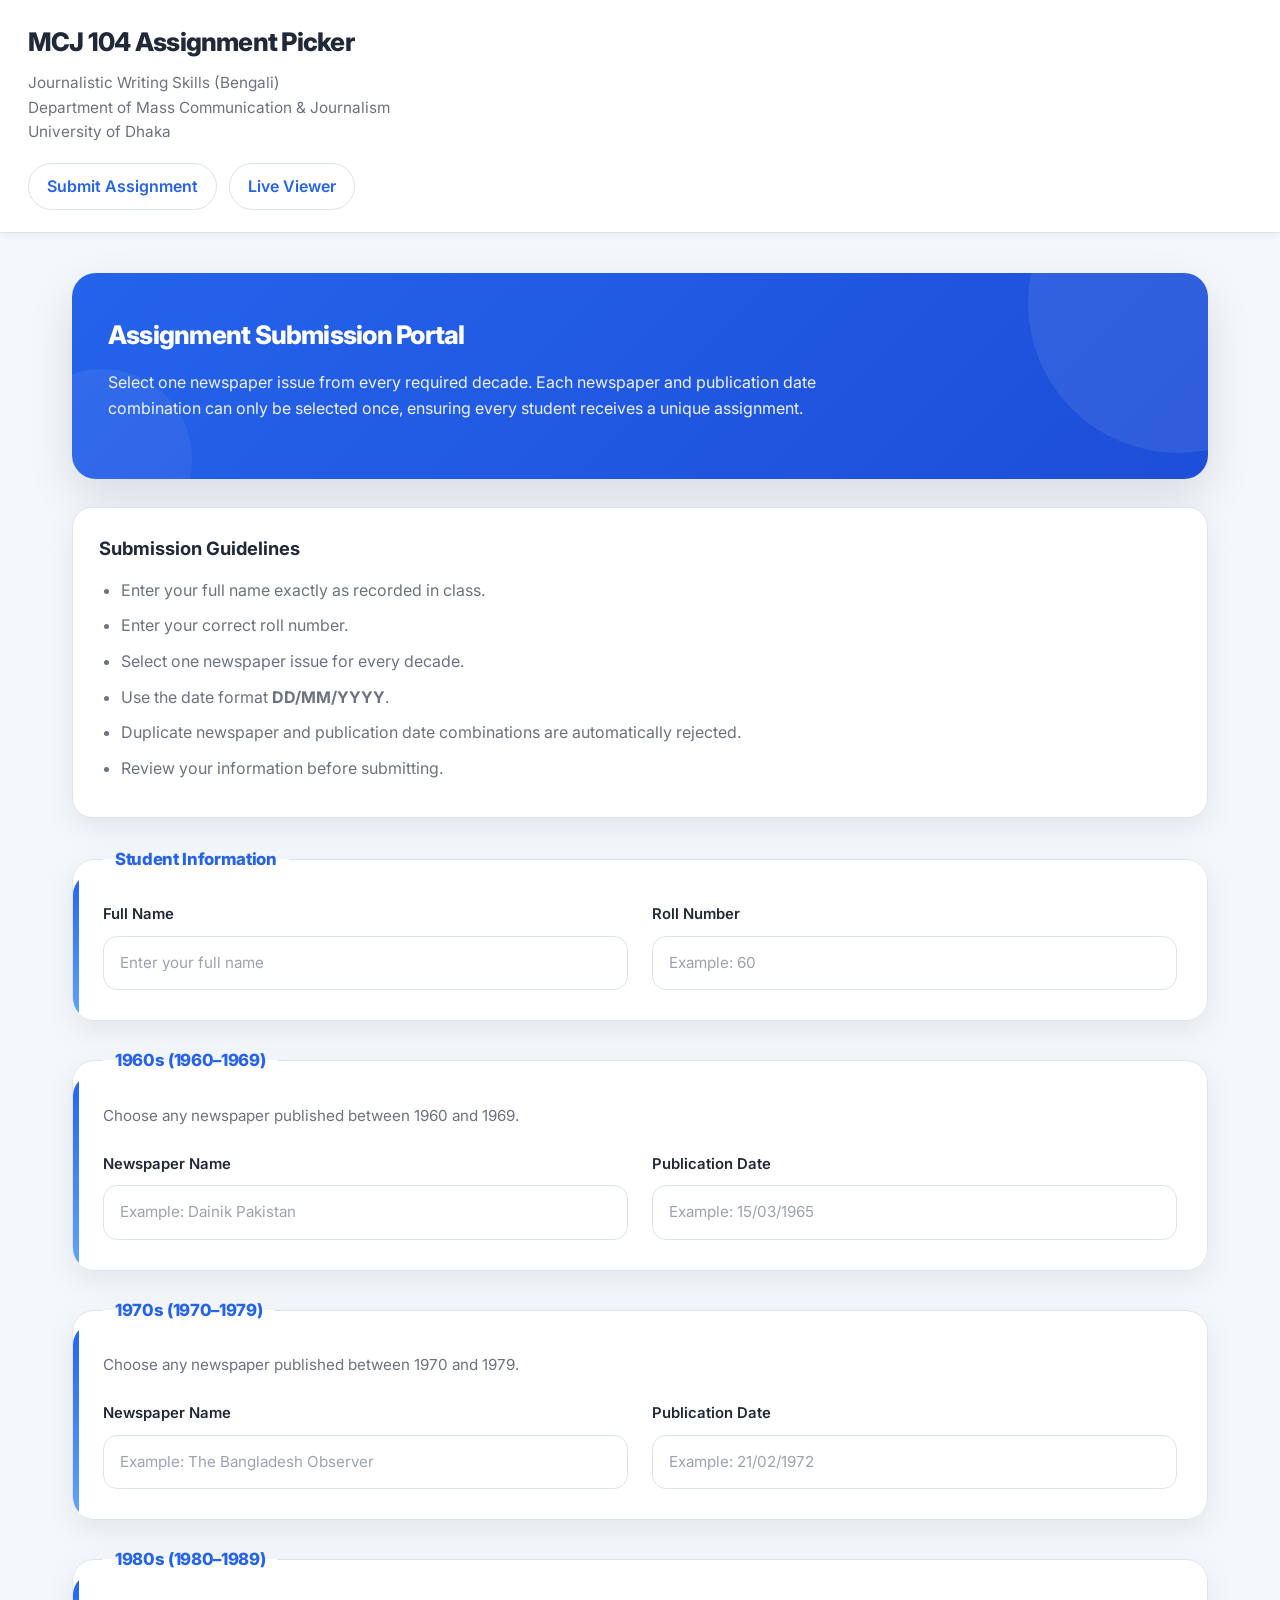
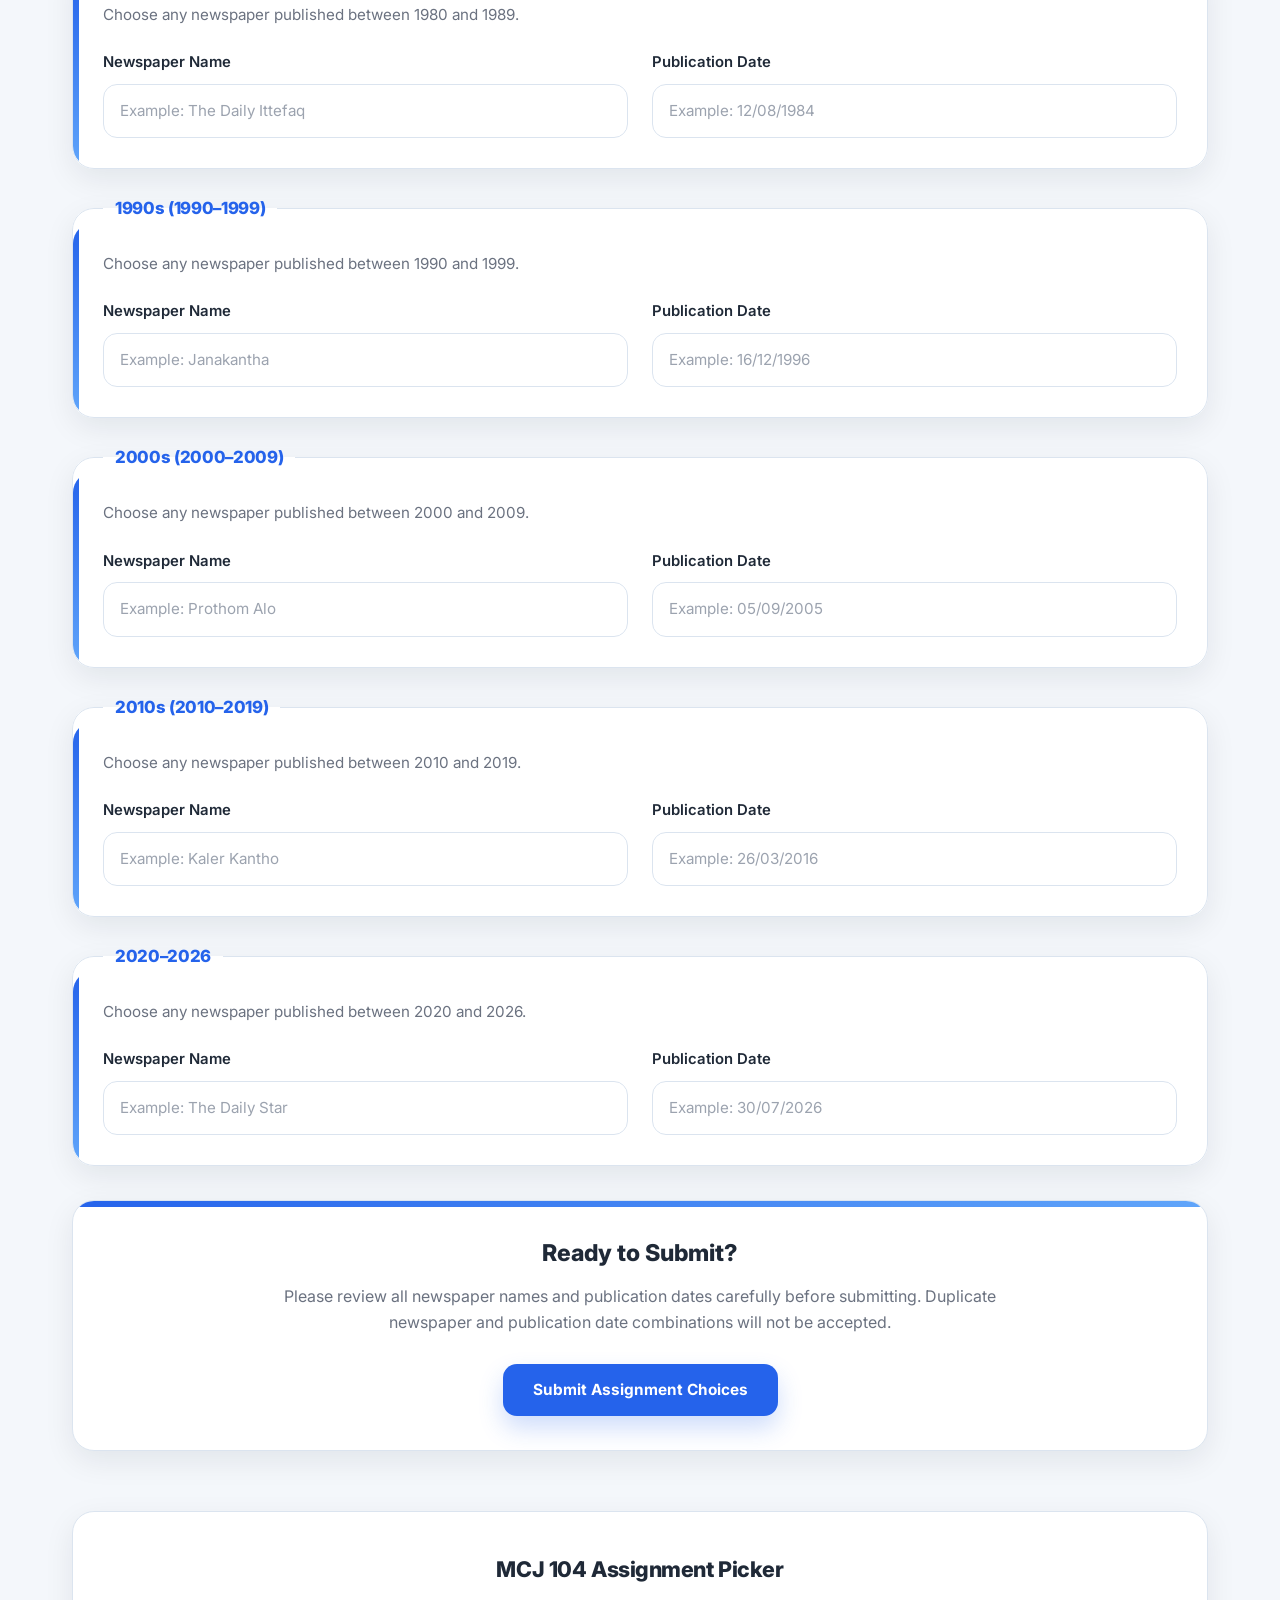
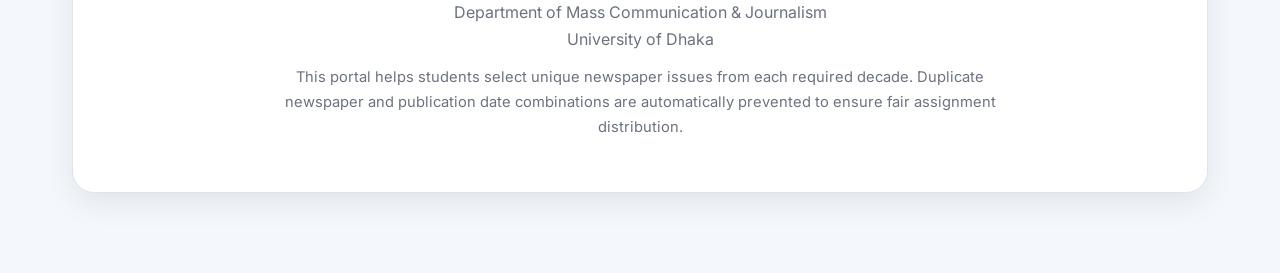
<file: index.html>
<!DOCTYPE html>
<html lang="en">

<head>

    <meta charset="UTF-8">

    <meta
        name="viewport"
        content="width=device-width, initial-scale=1.0">

    <title>MCJ 104 — Assignment Picker</title>

    <link rel="preconnect" href="https://fonts.googleapis.com">

    <link rel="preconnect" href="https://fonts.gstatic.com" crossorigin>

    <link rel="stylesheet" href="style.css">

</head>

<body>

<header class="site-header">

    <h1>MCJ 104 Assignment Picker</h1>

    <p>

        Journalistic Writing Skills (Bengali)<br>

        Department of Mass Communication & Journalism<br>

        University of Dhaka

    </p>

    <nav class="site-nav">

        <a href="index.html">
            Submit Assignment
        </a>

        <a href="live.html">
            Live Viewer
        </a>

    </nav>

</header>

<main class="page">

<section class="hero">

    <h2>
        Assignment Submission Portal
    </h2>

    <p>

        Select one newspaper issue from every required decade.
        Each newspaper and publication date combination can only be selected once,
        ensuring every student receives a unique assignment.

    </p>

</section>

<section class="info-card">

    <h3>
        Submission Guidelines
    </h3>

    <ul>

        <li>Enter your full name exactly as recorded in class.</li>

        <li>Enter your correct roll number.</li>

        <li>Select one newspaper issue for every decade.</li>

        <li>Use the date format <strong>DD/MM/YYYY</strong>.</li>

        <li>Duplicate newspaper and publication date combinations are automatically rejected.</li>

        <li>Review your information before submitting.</li>

    </ul>

</section>

<form id="entry-form" novalidate>

<fieldset>

<legend>

Student Information

</legend>

<div class="field-row">

<div class="field">

<label for="name">

Full Name

</label>

<input
type="text"
id="name"
name="name"
placeholder="Enter your full name"
required
>

</div>

<div class="field">

<label for="roll">

Roll Number

</label>

<input
type="text"
id="roll"
name="roll"
placeholder="Example: 60"
required
>

</div>

</div>

</fieldset>

<!-- ===================================================== -->

<fieldset data-period="1960">

<legend>

1960s (1960–1969)

</legend>

<p class="period-note">

Choose any newspaper published between 1960 and 1969.

</p>

<div class="field-row">

<div class="field">

<label for="1960-newspaper">

Newspaper Name

</label>

<input
type="text"
id="1960-newspaper"
name="1960Newspaper"
placeholder="Example: Dainik Pakistan"
required
>

</div>

<div class="field">

<label for="1960-date">

Publication Date

</label>

<input
type="text"
id="1960-date"
name="1960Date"
placeholder="Example: 15/03/1965"
pattern="\d{2}/\d{2}/\d{4}"
inputmode="date"
maxlength="10"
required
>

</div>

</div>

</fieldset>

<!-- ===================================================== -->

<fieldset data-period="1970">

<legend>

1970s (1970–1979)

</legend>

<p class="period-note">

Choose any newspaper published between 1970 and 1979.

</p>

<div class="field-row">

<div class="field">

<label for="1970-newspaper">

Newspaper Name

</label>

<input
type="text"
id="1970-newspaper"
name="1970Newspaper"
placeholder="Example: The Bangladesh Observer"
required
>

</div>

<div class="field">

<label for="1970-date">

Publication Date

</label>

<input
type="text"
id="1970-date"
name="1970Date"
placeholder="Example: 21/02/1972"
pattern="\d{2}/\d{2}/\d{4}"
inputmode="date"
maxlength="10"
required
>

</div>

</div>

</fieldset>

<!-- ===================================================== -->

<fieldset data-period="1980">

    <legend>

        1980s (1980–1989)

    </legend>

    <p class="period-note">

        Choose any newspaper published between 1980 and 1989.

    </p>

    <div class="field-row">

        <div class="field">

            <label for="1980-newspaper">

                Newspaper Name

            </label>

            <input
                type="text"
                id="1980-newspaper"
                name="1980Newspaper"
                placeholder="Example: The Daily Ittefaq"
                required
            >

        </div>

        <div class="field">

            <label for="1980-date">

                Publication Date

            </label>

            <input
                type="text"
                id="1980-date"
                name="1980Date"
                placeholder="Example: 12/08/1984"
                pattern="\d{2}/\d{2}/\d{4}"
                inputmode="date"
                maxlength="10"
                required
            >

        </div>

    </div>

</fieldset>

<!-- ===================================================== -->

<fieldset data-period="1990">

    <legend>

        1990s (1990–1999)

    </legend>

    <p class="period-note">

        Choose any newspaper published between 1990 and 1999.

    </p>

    <div class="field-row">

        <div class="field">

            <label for="1990-newspaper">

                Newspaper Name

            </label>

            <input
                type="text"
                id="1990-newspaper"
                name="1990Newspaper"
                placeholder="Example: Janakantha"
                required
            >

        </div>

        <div class="field">

            <label for="1990-date">

                Publication Date

            </label>

            <input
                type="text"
                id="1990-date"
                name="1990Date"
                placeholder="Example: 16/12/1996"
                pattern="\d{2}/\d{2}/\d{4}"
                inputmode="date"
                maxlength="10"
                required
            >

        </div>

    </div>

</fieldset>

<!-- ===================================================== -->

<fieldset data-period="2000">

    <legend>

        2000s (2000–2009)

    </legend>

    <p class="period-note">

        Choose any newspaper published between 2000 and 2009.

    </p>

    <div class="field-row">

        <div class="field">

            <label for="2000-newspaper">

                Newspaper Name

            </label>

            <input
                type="text"
                id="2000-newspaper"
                name="2000Newspaper"
                placeholder="Example: Prothom Alo"
                required
            >

        </div>

        <div class="field">

            <label for="2000-date">

                Publication Date

            </label>

            <input
                type="text"
                id="2000-date"
                name="2000Date"
                placeholder="Example: 05/09/2005"
                pattern="\d{2}/\d{2}/\d{4}"
                inputmode="date"
                maxlength="10"
                required
            >

        </div>

    </div>

</fieldset>

<!-- ===================================================== -->

<fieldset data-period="2010">

    <legend>

        2010s (2010–2019)

    </legend>

    <p class="period-note">

        Choose any newspaper published between 2010 and 2019.

    </p>

    <div class="field-row">

        <div class="field">

            <label for="2010-newspaper">

                Newspaper Name

            </label>

            <input
                type="text"
                id="2010-newspaper"
                name="2010Newspaper"
                placeholder="Example: Kaler Kantho"
                required
            >

        </div>

        <div class="field">

            <label for="2010-date">

                Publication Date

            </label>

            <input
                type="text"
                id="2010-date"
                name="2010Date"
                placeholder="Example: 26/03/2016"
                pattern="\d{2}/\d{2}/\d{4}"
                inputmode="date"
                maxlength="10"
                required
            >

        </div>

    </div>

</fieldset>

<!-- ===================================================== -->

<fieldset data-period="2020">

    <legend>

        2020–2026

    </legend>

    <p class="period-note">

        Choose any newspaper published between 2020 and 2026.

    </p>

    <div class="field-row">

        <div class="field">

            <label for="2020-newspaper">

                Newspaper Name

            </label>

            <input
                type="text"
                id="2020-newspaper"
                name="2020Newspaper"
                placeholder="Example: The Daily Star"
                required
            >

        </div>

        <div class="field">

            <label for="2020-date">

                Publication Date

            </label>

            <input
                type="text"
                id="2020-date"
                name="2020Date"
                placeholder="Example: 30/07/2026"
                pattern="\d{2}/\d{2}/\d{4}"
                inputmode="date"
                maxlength="10"
                required
            >

        </div>

    </div>

</fieldset>

<!-- ===================================================== -->

<section class="submit-section">

    <h2>

        Ready to Submit?

    </h2>

    <p>

        Please review all newspaper names and publication dates carefully before submitting.
        Duplicate newspaper and publication date combinations will not be accepted.

    </p>

    <div class="actions">

        <button
            type="submit"
            id="submit-btn">

            Submit Assignment Choices

        </button>

    </div>

    <div
        id="message"
        class="message"
        role="alert">

    </div>

</section>

</form>

<footer class="site-footer">

    <div class="footer-content">

        <h3>

            MCJ 104 Assignment Picker

        </h3>

        <p>

            Department of Mass Communication & Journalism<br>
            University of Dhaka

        </p>

        <p class="footer-note">

            This portal helps students select unique newspaper issues from each required decade.
            Duplicate newspaper and publication date combinations are automatically prevented
            to ensure fair assignment distribution.

        </p>

    </div>

</footer>

</main>

<script src="config.js"></script>
<script src="app.js"></script>

</body>

</html>
</file>
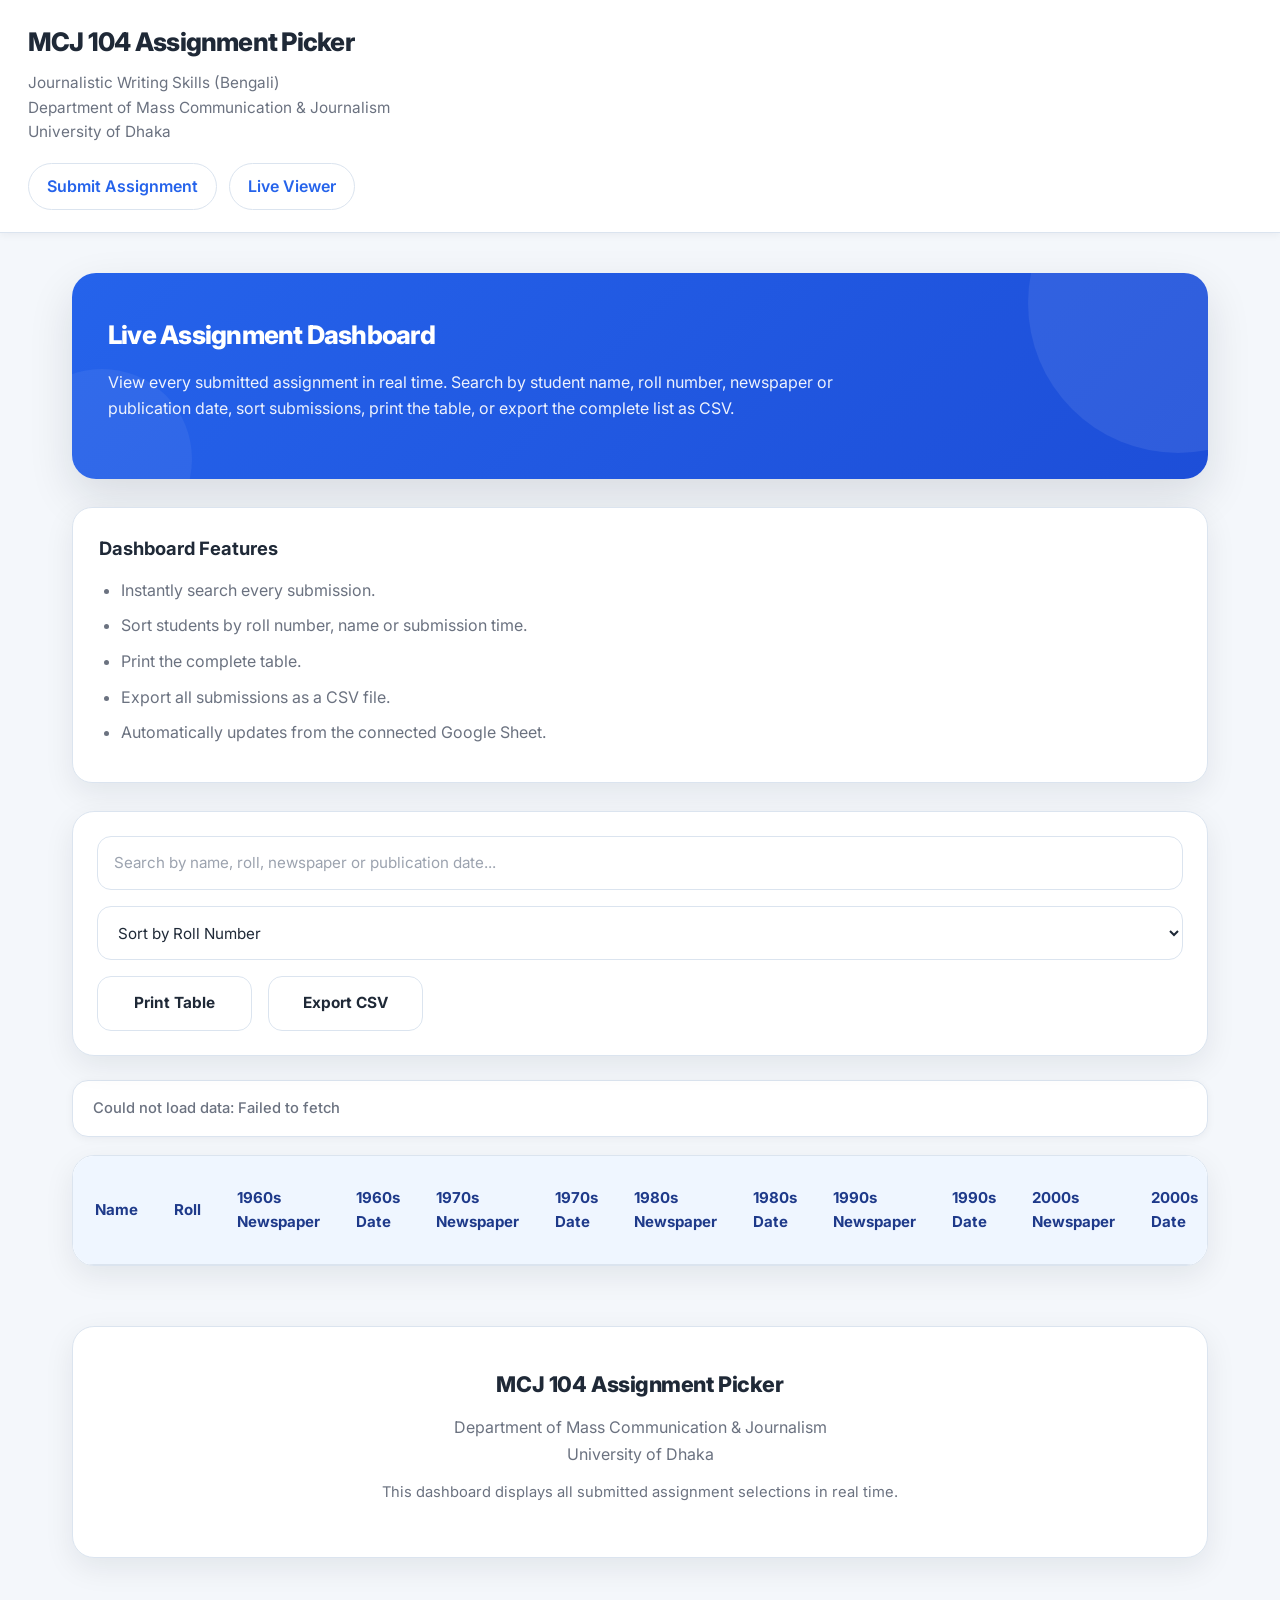
<file: live.html>
<!DOCTYPE html>
<html lang="en">

<head>

    <meta charset="UTF-8">

    <meta
        name="viewport"
        content="width=device-width, initial-scale=1.0">

    <title>
        Live Viewer — MCJ 104 Assignment Picker
    </title>

    <link rel="preconnect" href="https://fonts.googleapis.com">

    <link rel="preconnect" href="https://fonts.gstatic.com" crossorigin>

    <link rel="stylesheet" href="style.css">

</head>

<body>

<header class="site-header">

    <h1>MCJ 104 Assignment Picker</h1>

    <p>

        Journalistic Writing Skills (Bengali)<br>

        Department of Mass Communication & Journalism<br>

        University of Dhaka

    </p>

    <nav class="site-nav">

        <a href="index.html">

            Submit Assignment

        </a>

        <a href="live.html">

            Live Viewer

        </a>

    </nav>

</header>

<main class="page">

<section class="hero">

    <h2>

        Live Assignment Dashboard

    </h2>

    <p>

        View every submitted assignment in real time.

        Search by student name, roll number, newspaper or publication date,

        sort submissions, print the table, or export the complete list as CSV.

    </p>

</section>

<section class="info-card">

    <h3>

        Dashboard Features

    </h3>

    <ul>

        <li>Instantly search every submission.</li>

        <li>Sort students by roll number, name or submission time.</li>

        <li>Print the complete table.</li>

        <li>Export all submissions as a CSV file.</li>

        <li>Automatically updates from the connected Google Sheet.</li>

    </ul>

</section>

<section class="toolbar-card">

<div class="toolbar">

<input

    type="text"

    id="search-box"

    placeholder="Search by name, roll, newspaper or publication date..."

>

<select id="sort-select">

    <option value="roll">

        Sort by Roll Number

    </option>

    <option value="name">

        Sort by Student Name

    </option>

    <option value="timestamp">

        Sort by Submission Time

    </option>

</select>

<button

    type="button"

    class="secondary"

    id="print-btn">

    Print Table

</button>

<button

    type="button"

    class="secondary"

    id="csv-btn">

    Export CSV

</button>

</div>

</section>

<p

    class="status-line"

    id="status-line">

    Loading submissions...

</p>

<section class="table-section">

<div class="table-wrap">

<table id="entries-table">

<thead>

<tr id="table-head-row">

<!-- Generated by live.js -->

</tr>

</thead>

<tbody id="table-body">

<!-- Generated by live.js -->

</tbody>

</table>

<div

id="empty-state"

class="empty-state"

style="display:none;">

<h3>

No Submissions Yet

</h3>

<p>

Student submissions will appear here automatically once they are submitted.

</p>

</div>

</div>

</section>

<footer class="site-footer">

<div class="footer-content">

<h3>

MCJ 104 Assignment Picker

</h3>

<p>

Department of Mass Communication & Journalism

<br>

University of Dhaka

</p>

<p class="footer-note">

This dashboard displays all submitted assignment selections in real time.

</p>

</div>

</footer>

</main>

<script src="config.js"></script>

<script src="live.js"></script>

</body>

</html>
</file>
<file: style.css>
/* ==========================================================
   MCJ 104 Assignment Picker
   Modern Responsive Stylesheet
   Part 1/5
========================================================== */

/* ===========================
   Google Font
=========================== */

@import url("https://fonts.googleapis.com/css2?family=Inter:wght@400;500;600;700;800&display=swap");

/* ===========================
   CSS Variables
=========================== */

:root{

    --primary:#2563eb;
    --primary-dark:#1d4ed8;

    --success:#16a34a;
    --danger:#dc2626;
    --warning:#d97706;

    --background:#f4f7fb;
    --surface:#ffffff;
    --surface-alt:#f8fafc;

    --text:#1f2937;
    --muted:#6b7280;

    --border:#dbe4ef;

    --radius-xs:8px;
    --radius-sm:12px;
    --radius-md:16px;
    --radius-lg:22px;

    --shadow-sm:
        0 2px 8px rgba(15,23,42,.05);

    --shadow:

        0 10px 30px rgba(15,23,42,.08);

    --shadow-lg:

        0 18px 45px rgba(15,23,42,.12);

    --transition:.22s ease;
}

/* ===========================
   Reset
=========================== */

*,
*::before,
*::after{

    box-sizing:border-box;
}

html{

    scroll-behavior:smooth;
}

body{

    margin:0;

    background:var(--background);

    color:var(--text);

    font-family:
        Inter,
        "Segoe UI",
        Roboto,
        Arial,
        sans-serif;

    line-height:1.6;

    -webkit-font-smoothing:antialiased;

    text-rendering:optimizeLegibility;
}

img{

    display:block;

    max-width:100%;
}

a{

    color:inherit;

    transition:var(--transition);
}

button,
input,
select{

    font:inherit;
}

/* ===========================
   Layout
=========================== */

.page{

    width:min(1180px,100%);

    margin-inline:auto;

    padding:

        40px
        22px
        80px;
}

/* ===========================
   Header
=========================== */

.site-header{

    padding:
        22px
        28px;

    background:var(--surface);

    border-bottom:
        1px solid var(--border);

    box-shadow:
        var(--shadow-sm);
}

.site-header h1{

    margin:0;

    font-size:

        clamp(1.45rem,2vw,2rem);

    font-weight:800;

    letter-spacing:-.03em;
}

.site-header p{

    margin:

        8px
        0
        0;

    color:var(--muted);

    font-size:.96rem;
}

/* ===========================
   Navigation
=========================== */

.site-nav{

    display:flex;

    gap:12px;

    flex-wrap:wrap;

    margin-top:18px;
}

.site-nav a{

    display:inline-flex;

    align-items:center;

    justify-content:center;

    padding:

        10px
        18px;

    text-decoration:none;

    background:#fff;

    border:

        1px solid var(--border);

    border-radius:999px;

    color:var(--primary);

    font-weight:600;

    transition:var(--transition);
}

.site-nav a:hover{

    background:var(--primary);

    color:#fff;

    border-color:var(--primary);

    transform:translateY(-2px);
}

/* ===========================
   Hero
=========================== */

.hero{

    background:

        linear-gradient(
            135deg,
            #2563eb,
            #1d4ed8
        );

    color:#fff;

    border-radius:24px;

    padding:

        42px
        36px;

    margin-bottom:28px;

    box-shadow:

        var(--shadow-lg);
}

.hero h2{

    margin:0;

    font-size:

        clamp(1.6rem,2vw,2.4rem);

    font-weight:800;

    letter-spacing:-.03em;
}

.hero p{

    margin-top:14px;

    max-width:760px;

    color:

        rgba(255,255,255,.92);

    font-size:1rem;
}

/* ===========================
   Info Card
=========================== */

.info-card{

    background:var(--surface);

    border:

        1px solid var(--border);

    border-radius:20px;

    padding:26px;

    margin-bottom:28px;

    box-shadow:var(--shadow);
}

.info-card h3{

    margin-top:0;

    margin-bottom:14px;

    font-size:1.15rem;

    font-weight:700;
}

.info-card ul{

    margin:0;

    padding-left:22px;
}

.info-card li{

    margin-bottom:10px;

    color:var(--muted);
}

/* ==========================================================
   Part 2/5
   Forms, Cards & Buttons
========================================================== */

/* ===========================
   Form
=========================== */

#entry-form{

    display:flex;

    flex-direction:column;

    gap:26px;
}

/* ===========================
   Cards
=========================== */

fieldset{

    position:relative;

    margin:0;

    padding:30px;

    background:var(--surface);

    border:1px solid var(--border);

    border-radius:22px;

    box-shadow:var(--shadow);

    overflow:hidden;

    transition:
        transform .22s ease,
        box-shadow .22s ease,
        border-color .22s ease;
}

fieldset:hover{

    transform:translateY(-3px);

    box-shadow:var(--shadow-lg);

    border-color:#bfd4f7;
}

/* Blue Accent */

fieldset::before{

    content:"";

    position:absolute;

    left:0;

    top:0;

    bottom:0;

    width:6px;

    background:linear-gradient(
        180deg,
        var(--primary),
        #60a5fa
    );
}

/* ===========================
   Legend
=========================== */

legend{

    padding:

        0
        12px;

    color:var(--primary);

    font-weight:800;

    font-size:1.05rem;

    letter-spacing:-.02em;
}

/* ===========================
   Period Note
=========================== */

.period-note{

    margin:

        0
        0
        24px;

    color:var(--muted);

    font-size:.95rem;
}

/* ===========================
   Form Grid
=========================== */

.field-row{

    display:grid;

    grid-template-columns:

        repeat(
            auto-fit,
            minmax(260px,1fr)
        );

    gap:24px;
}

.field{

    display:flex;

    flex-direction:column;
}

/* ===========================
   Labels
=========================== */

.field label{

    margin-bottom:9px;

    color:var(--text);

    font-weight:600;

    font-size:.93rem;
}

/* ===========================
   Inputs
=========================== */

input[type="text"],
input[type="date"],
select{

    width:100%;

    min-height:54px;

    padding:

        14px
        16px;

    background:#fff;

    border:1px solid var(--border);

    border-radius:14px;

    color:var(--text);

    font-size:.95rem;

    transition:var(--transition);
}

input::placeholder{

    color:#9ca3af;
}

input:hover,
select:hover{

    border-color:#bfd4f7;
}

input:focus,
select:focus{

    outline:none;

    border-color:var(--primary);

    box-shadow:
        0 0 0 4px rgba(37,99,235,.15);
}

/* ===========================
   Submit Section
=========================== */

.submit-section{

    margin-top:8px;

    background:var(--surface);

    border:1px solid var(--border);

    border-radius:22px;

    padding:34px;

    text-align:center;

    box-shadow:var(--shadow);
}

.submit-section h2{

    margin-top:0;

    margin-bottom:12px;

    font-size:1.45rem;

    font-weight:800;
}

.submit-section p{

    max-width:720px;

    margin:

        0 auto
        28px;

    color:var(--muted);
}

/* ===========================
   Buttons
=========================== */

.actions{

    display:flex;

    justify-content:center;

    gap:16px;

    flex-wrap:wrap;
}

button{

    cursor:pointer;

    border:none;

    border-radius:14px;

    padding:

        14px
        30px;

    font-weight:700;

    font-size:.96rem;

    transition:var(--transition);
}

/* Primary */

button:not(.secondary){

    background:var(--primary);

    color:#fff;

    box-shadow:

        0 12px 24px rgba(37,99,235,.22);
}

button:not(.secondary):hover{

    background:var(--primary-dark);

    transform:translateY(-2px);
}

/* Secondary */

button.secondary{

    background:#fff;

    color:var(--text);

    border:1px solid var(--border);

    box-shadow:none;
}

button.secondary:hover{

    background:var(--surface-alt);

    border-color:#bfd4f7;

    transform:translateY(-2px);
}

button:active{

    transform:translateY(0);
}

button:disabled{

    opacity:.55;

    cursor:not-allowed;

    transform:none;
}

/* ===========================
   Messages
=========================== */

.message{

    display:none;

    margin-top:24px;

    padding:18px;

    border-radius:16px;

    font-weight:600;

    text-align:left;
}

.message.success{

    display:block;

    background:#ecfdf3;

    color:#166534;

    border:1px solid rgba(22,163,74,.18);
}

.message.error{

    display:block;

    background:#fef2f2;

    color:#b91c1c;

    border:1px solid rgba(220,38,38,.16);
}

/* ===========================
   Focus Accessibility
=========================== */

button:focus-visible,
input:focus-visible,
select:focus-visible,
a:focus-visible{

    outline:none;

    box-shadow:

        0 0 0 4px rgba(37,99,235,.18);
}

/* ==========================================================
   Part 3/5
   Live Viewer
========================================================== */

/* ===========================
   Toolbar Card
=========================== */

.toolbar-card{

    margin-bottom:24px;
}

.toolbar{

    display:flex;

    flex-wrap:wrap;

    align-items:center;

    gap:16px;

    padding:24px;

    background:var(--surface);

    border:1px solid var(--border);

    border-radius:22px;

    box-shadow:var(--shadow);
}

/* Search */

.toolbar input[type="text"]{

    flex:1 1 360px;

    min-width:240px;
}

/* Select */

.toolbar select{

    min-width:220px;
}

/* Buttons */

.toolbar button{

    min-width:155px;
}

/* ===========================
   Status Line
=========================== */

.status-line{

    display:flex;

    align-items:center;

    gap:10px;

    margin-bottom:18px;

    padding:16px 20px;

    background:var(--surface);

    border:1px solid var(--border);

    border-radius:16px;

    box-shadow:var(--shadow-sm);

    color:var(--muted);

    font-size:.92rem;

    font-weight:500;
}

/* ===========================
   Table Section
=========================== */

.table-section{

    margin-top:10px;
}

.table-wrap{

    overflow:auto;

    background:var(--surface);

    border:1px solid var(--border);

    border-radius:22px;

    box-shadow:var(--shadow);

    max-width:100%;
}

/* Scrollbar */

.table-wrap::-webkit-scrollbar{

    height:10px;

    width:10px;
}

.table-wrap::-webkit-scrollbar-track{

    background:transparent;
}

.table-wrap::-webkit-scrollbar-thumb{

    background:#cbd5e1;

    border-radius:999px;
}

.table-wrap::-webkit-scrollbar-thumb:hover{

    background:#94a3b8;
}

/* ===========================
   Table
=========================== */

table{

    width:100%;

    min-width:950px;

    border-collapse:separate;

    border-spacing:0;

    font-size:.94rem;
}

/* ===========================
   Header
=========================== */

thead th{

    position:sticky;

    top:0;

    z-index:5;

    padding:18px;

    background:#eff6ff;

    color:#1e3a8a;

    font-weight:700;

    text-align:left;

    border-bottom:1px solid var(--border);

    cursor:pointer;

    transition:background .2s ease;
}

thead th:hover{

    background:#dbeafe;
}

thead th:first-child{

    border-top-left-radius:18px;
}

thead th:last-child{

    border-top-right-radius:18px;
}

/* ===========================
   Table Body
=========================== */

tbody td{

    padding:16px 18px;

    border-bottom:1px solid #edf2f7;

    white-space:nowrap;
}

tbody tr{

    transition:

        background .18s ease,

        transform .18s ease;
}

tbody tr:nth-child(even){

    background:#fbfcfe;
}

tbody tr:hover{

    background:#eef5ff;
}

/* ===========================
   Empty State
=========================== */

.empty-state{

    padding:80px 30px;

    text-align:center;

    color:var(--muted);
}

.empty-state h3{

    margin:0 0 12px;

    font-size:1.4rem;

    color:var(--text);
}

.empty-state p{

    margin:0;

    max-width:420px;

    margin-inline:auto;
}

/* ===========================
   Utility Badge
=========================== */

.badge{

    display:inline-flex;

    align-items:center;

    justify-content:center;

    padding:6px 12px;

    border-radius:999px;

    background:#eff6ff;

    color:var(--primary);

    font-size:.8rem;

    font-weight:700;
}

/* ===========================
   Loading Skeleton (Optional)
=========================== */

.skeleton{

    background:

        linear-gradient(
            90deg,
            #f1f5f9 25%,
            #e2e8f0 50%,
            #f1f5f9 75%
        );

    background-size:200% 100%;

    animation:skeleton-loading 1.4s infinite linear;
}

@keyframes skeleton-loading{

    from{

        background-position:200% 0;
    }

    to{

        background-position:-200% 0;
    }
}

/* ==========================================================
   Part 4/5
   Footer & Responsive Layout
========================================================== */

/* ===========================
   Footer
=========================== */

.site-footer{

    margin-top:60px;

    padding:40px 30px;

    background:var(--surface);

    border:1px solid var(--border);

    border-radius:22px;

    box-shadow:var(--shadow);

    text-align:center;
}

.footer-content{

    max-width:760px;

    margin-inline:auto;
}

.site-footer h3{

    margin:0;

    font-size:1.35rem;

    font-weight:800;

    letter-spacing:-.02em;
}

.site-footer p{

    margin:12px 0;

    color:var(--muted);

    line-height:1.7;
}

.footer-note{

    font-size:.92rem;

    color:#94a3b8;
}

/* ===========================
   Submit Section
=========================== */

.submit-section{

    position:relative;

    overflow:hidden;
}

.submit-section::before{

    content:"";

    position:absolute;

    left:0;

    right:0;

    top:0;

    height:6px;

    background:

        linear-gradient(
            90deg,
            var(--primary),
            #60a5fa
        );
}

/* ===========================
   Hero Enhancements
=========================== */

.hero{

    position:relative;

    overflow:hidden;
}

.hero::before{

    content:"";

    position:absolute;

    width:300px;

    height:300px;

    border-radius:50%;

    background:

        rgba(255,255,255,.08);

    top:-120px;

    right:-120px;
}

.hero::after{

    content:"";

    position:absolute;

    width:180px;

    height:180px;

    border-radius:50%;

    background:

        rgba(255,255,255,.06);

    bottom:-70px;

    left:-60px;
}

.hero>*{

    position:relative;

    z-index:2;
}

/* ===========================
   Card Consistency
=========================== */

.info-card,
.submit-section,
.table-wrap,
.toolbar,
.site-footer,
fieldset{

    transition:

        box-shadow .25s ease,

        transform .25s ease,

        border-color .25s ease;
}

.info-card:hover,
.site-footer:hover{

    box-shadow:var(--shadow-lg);

    transform:translateY(-2px);
}

/* ===========================
   Responsive
=========================== */

@media (max-width:1200px){

    .page{

        padding:

            36px
            20px
            70px;
    }

}

/* ===========================
   Tablet
=========================== */

@media (max-width:992px){

    .page{

        padding:

            32px
            18px
            60px;
    }

    fieldset{

        padding:24px;
    }

    .toolbar{

        flex-direction:column;

        align-items:stretch;
    }

    .toolbar input,

    .toolbar select,

    .toolbar button{

        width:100%;
    }

    .toolbar button{

        min-width:unset;
    }

    table{

        min-width:850px;
    }

}

/* ===========================
   Mobile
=========================== */

@media (max-width:768px){

    .site-header{

        padding:16px 28px;
    }

    .site-header h1{

        font-size:1.45rem;
    }

    .site-header p{

        font-size:.92rem;
    }

    .site-nav{

        width:100%;
    }

    .site-nav a{

        flex:1;

        text-align:center;
    }

    .hero{

        padding:30px 24px;
    }

    .hero h2{

        font-size:1.8rem;
    }

    .hero p{

        font-size:.96rem;
    }

    .info-card,

    fieldset,

    .submit-section,

    .toolbar,

    .site-footer{

        padding:22px;
    }

    .field-row{

        grid-template-columns:1fr;
    }

    .actions{

        flex-direction:column;
    }

    .actions button{

        width:100%;
    }

}

/* ===========================
   Small Phones
=========================== */

@media (max-width:480px){

    .page{

        padding:

            20px
            14px
            50px;
    }

    .hero{

        border-radius:18px;

        padding:24px 18px;
    }

    .hero h2{

        font-size:1.5rem;
    }

    .hero p{

        font-size:.92rem;
    }

    fieldset{

        padding:18px;
    }

    legend{

        font-size:1rem;
    }

    input,

    select{

        min-height:50px;

        font-size:16px;
    }

    button{

        width:100%;
    }

    tbody td,

    thead th{

        padding:14px;
    }

    .status-line{

        padding:14px 16px;

        font-size:.88rem;
    }

    .empty-state{

        padding:50px 20px;
    }

}

/* ===========================
   Large Screens
=========================== */

@media (min-width:1500px){

    .page{

        max-width:1360px;
    }

    table{

        font-size:.97rem;
    }

}


/* ==========================================================
   Part 5/5
   Print, Accessibility & Final Polish
========================================================== */

/* ===========================
   Print
=========================== */

@media print{

    body{

        background:#ffffff;
    }

    .site-header,
    .hero,
    .info-card,
    .toolbar,
    .actions,
    .submit-section,
    .site-footer,
    .status-line{

        display:none !important;
    }

    .page{

        max-width:100%;

        margin:0;

        padding:0;
    }

    .table-wrap{

        border:none;

        box-shadow:none;

        overflow:visible;
    }

    table{

        min-width:100%;

        border-collapse:collapse;

        font-size:11px;
    }

    thead th{

        position:static;

        background:#f3f4f6;

        color:#000;
    }

    th,
    td{

        border:1px solid #999;

        padding:6px;
    }

}

/* ===========================
   Selection
=========================== */

::selection{

    background:var(--primary);

    color:#ffffff;
}

::-moz-selection{

    background:var(--primary);

    color:#ffffff;
}

/* ===========================
   Scrollbar
=========================== */

html{

    scrollbar-width:thin;

    scrollbar-color:#cbd5e1 transparent;
}

::-webkit-scrollbar{

    width:11px;

    height:11px;
}

::-webkit-scrollbar-track{

    background:transparent;
}

::-webkit-scrollbar-thumb{

    background:#cbd5e1;

    border-radius:999px;
}

::-webkit-scrollbar-thumb:hover{

    background:#94a3b8;
}

/* ===========================
   Autofill
=========================== */

input:-webkit-autofill,
input:-webkit-autofill:hover,
input:-webkit-autofill:focus{

    -webkit-box-shadow:
        0 0 0 1000px #ffffff inset;

    -webkit-text-fill-color:var(--text);

    transition:background-color 9999s ease-in-out 0s;
}

/* ===========================
   Horizontal Rule
=========================== */

hr{

    border:none;

    border-top:1px solid var(--border);

    margin:40px 0;
}

/* ===========================
   Utility Classes
=========================== */

.text-center{

    text-align:center;
}

.text-right{

    text-align:right;
}

.text-muted{

    color:var(--muted);
}

.mt-0{

    margin-top:0;
}

.mb-0{

    margin-bottom:0;
}

.w-100{

    width:100%;
}

.hidden{

    display:none !important;
}

/* ===========================
   Tables
=========================== */

tbody tr:last-child td{

    border-bottom:none;
}

th:first-child,
td:first-child{

    padding-left:22px;
}

th:last-child,
td:last-child{

    padding-right:22px;
}

/* ===========================
   Links
=========================== */

a:hover{

    text-decoration:none;
}

/* ===========================
   Disabled Elements
=========================== */

button:disabled,
input:disabled,
select:disabled{

    opacity:.55;

    cursor:not-allowed;
}

/* ===========================
   Focus Ring
=========================== */

*:focus-visible{

    outline:none;

    box-shadow:
        0 0 0 4px rgba(37,99,235,.18);
}

/* ===========================
   Reduced Motion
=========================== */

@media (prefers-reduced-motion: reduce){

    *,

    *::before,

    *::after{

        animation:none !important;

        transition:none !important;

        scroll-behavior:auto !important;
    }

}

/* ===========================
   Animation
=========================== */

@keyframes fadeUp{

    from{

        opacity:0;

        transform:translateY(12px);
    }

    to{

        opacity:1;

        transform:none;
    }

}

.hero,
.info-card,
fieldset,
.toolbar,
.table-wrap,
.submit-section,
.site-footer{

    animation:fadeUp .45s ease both;
}

/* Slight stagger */

.hero{

    animation-delay:.05s;
}

.info-card{

    animation-delay:.1s;
}

fieldset{

    animation-delay:.15s;
}

.submit-section{

    animation-delay:.2s;
}

.table-wrap{

    animation-delay:.15s;
}

.site-footer{

    animation-delay:.25s;
}

/* ===========================
   Hover Polish
=========================== */

button,
.site-nav a,
input,
select,
fieldset,
.info-card,
.toolbar,
.table-wrap,
.site-footer{

    transition:
        background-color .22s ease,
        border-color .22s ease,
        color .22s ease,
        transform .22s ease,
        box-shadow .22s ease;
}

/* ===========================
   End of File
=========================== */
</file>
